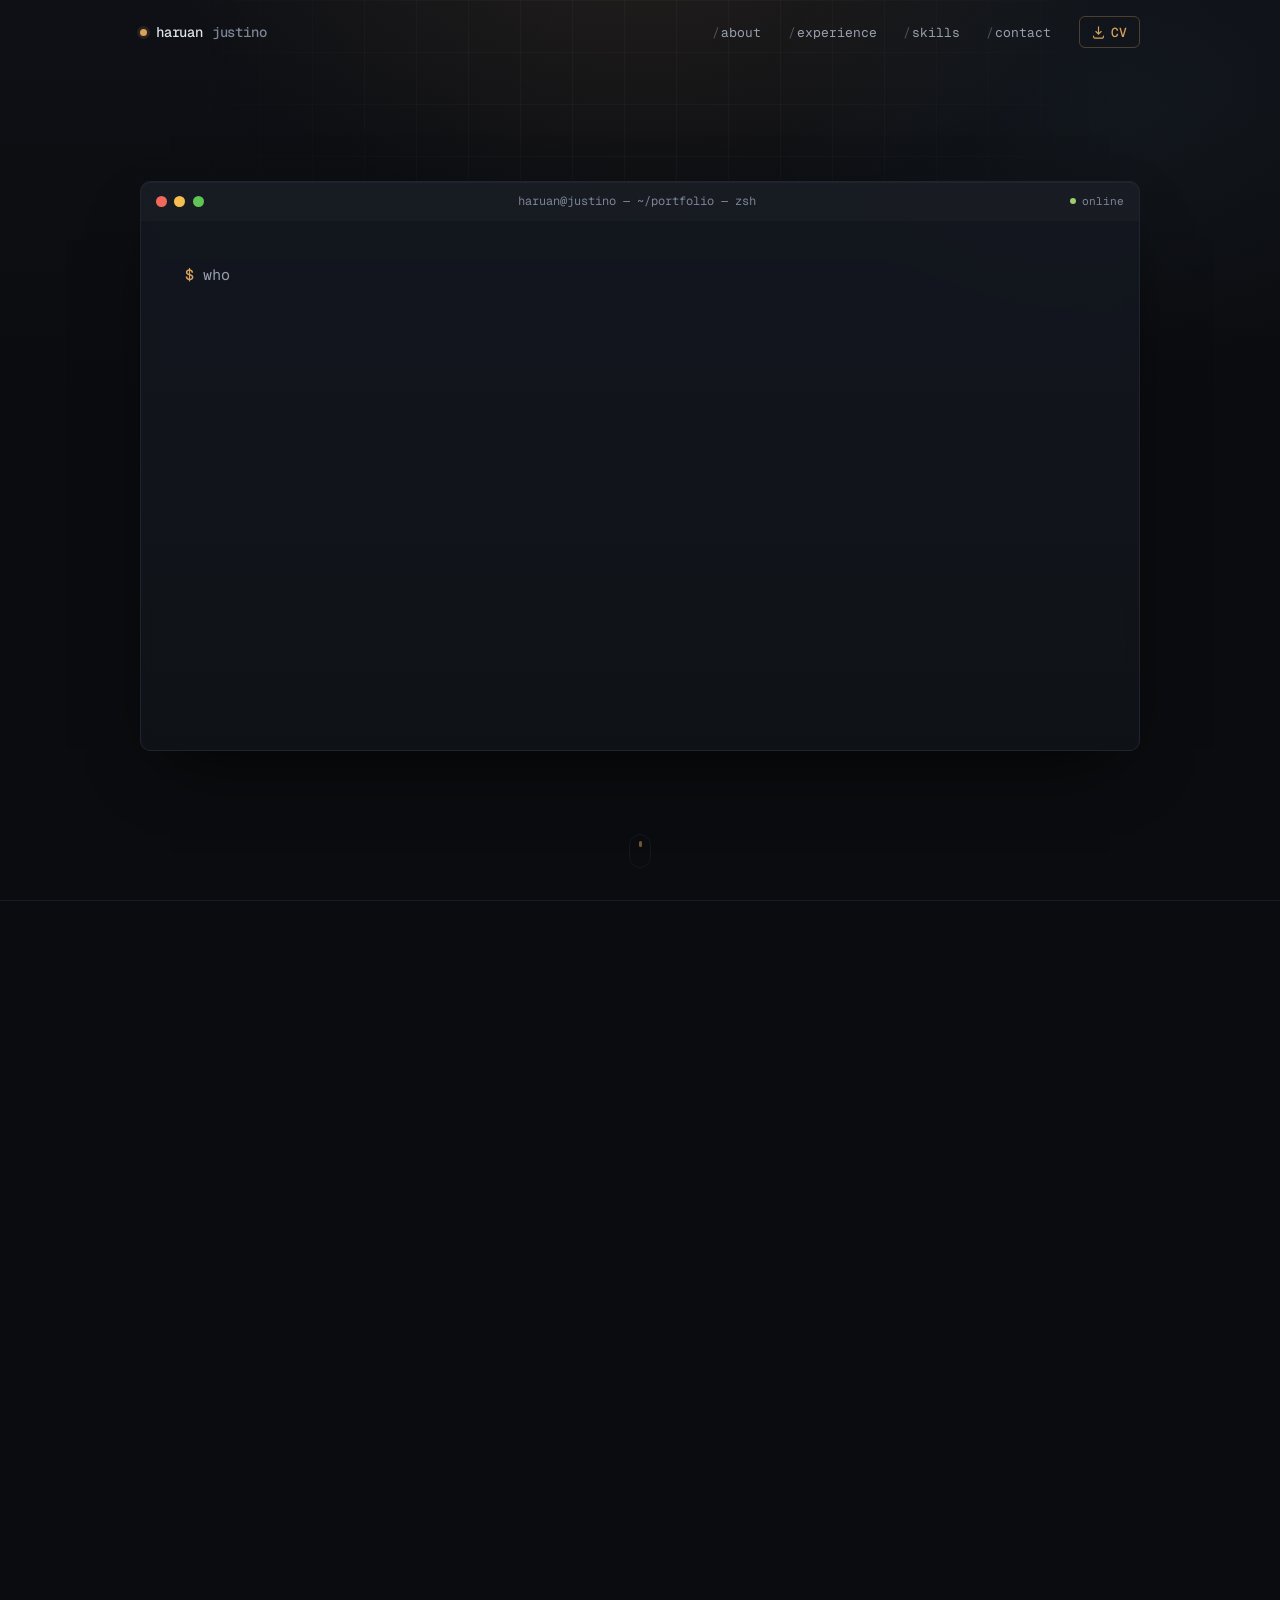
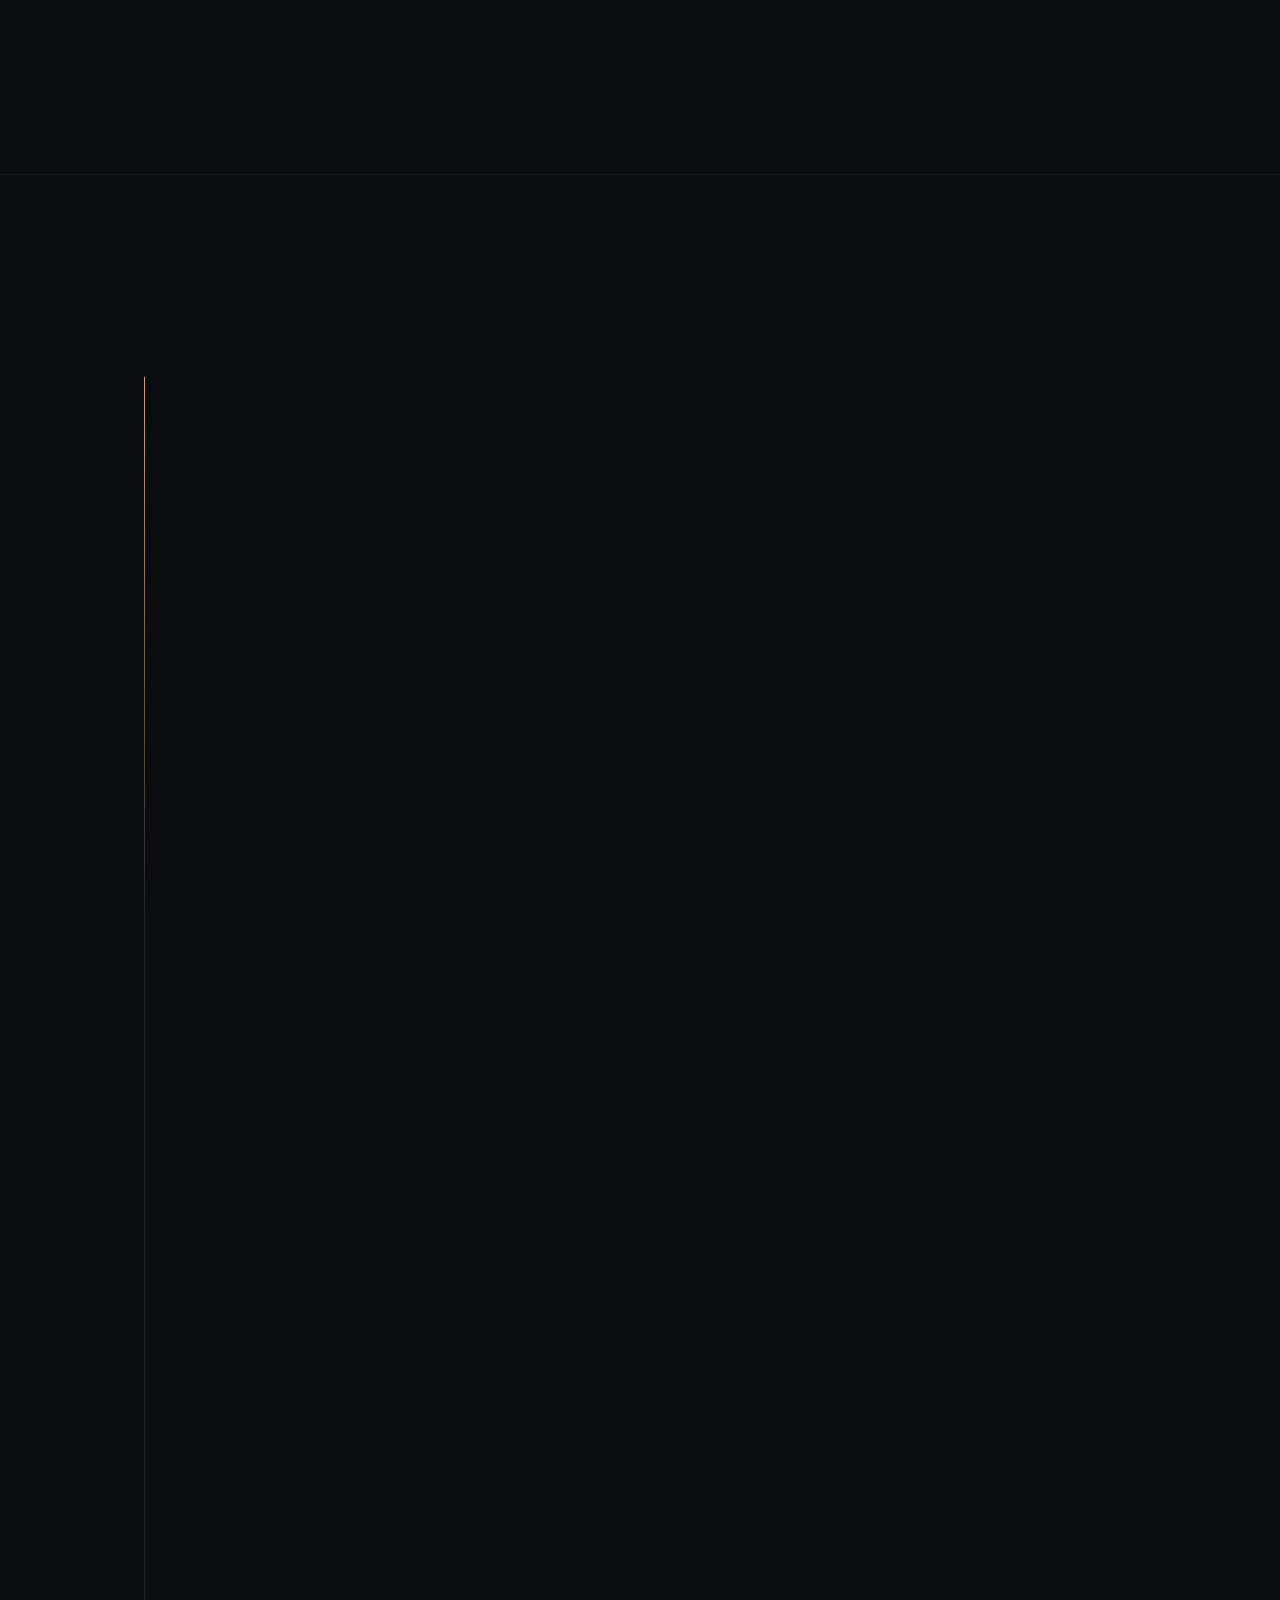
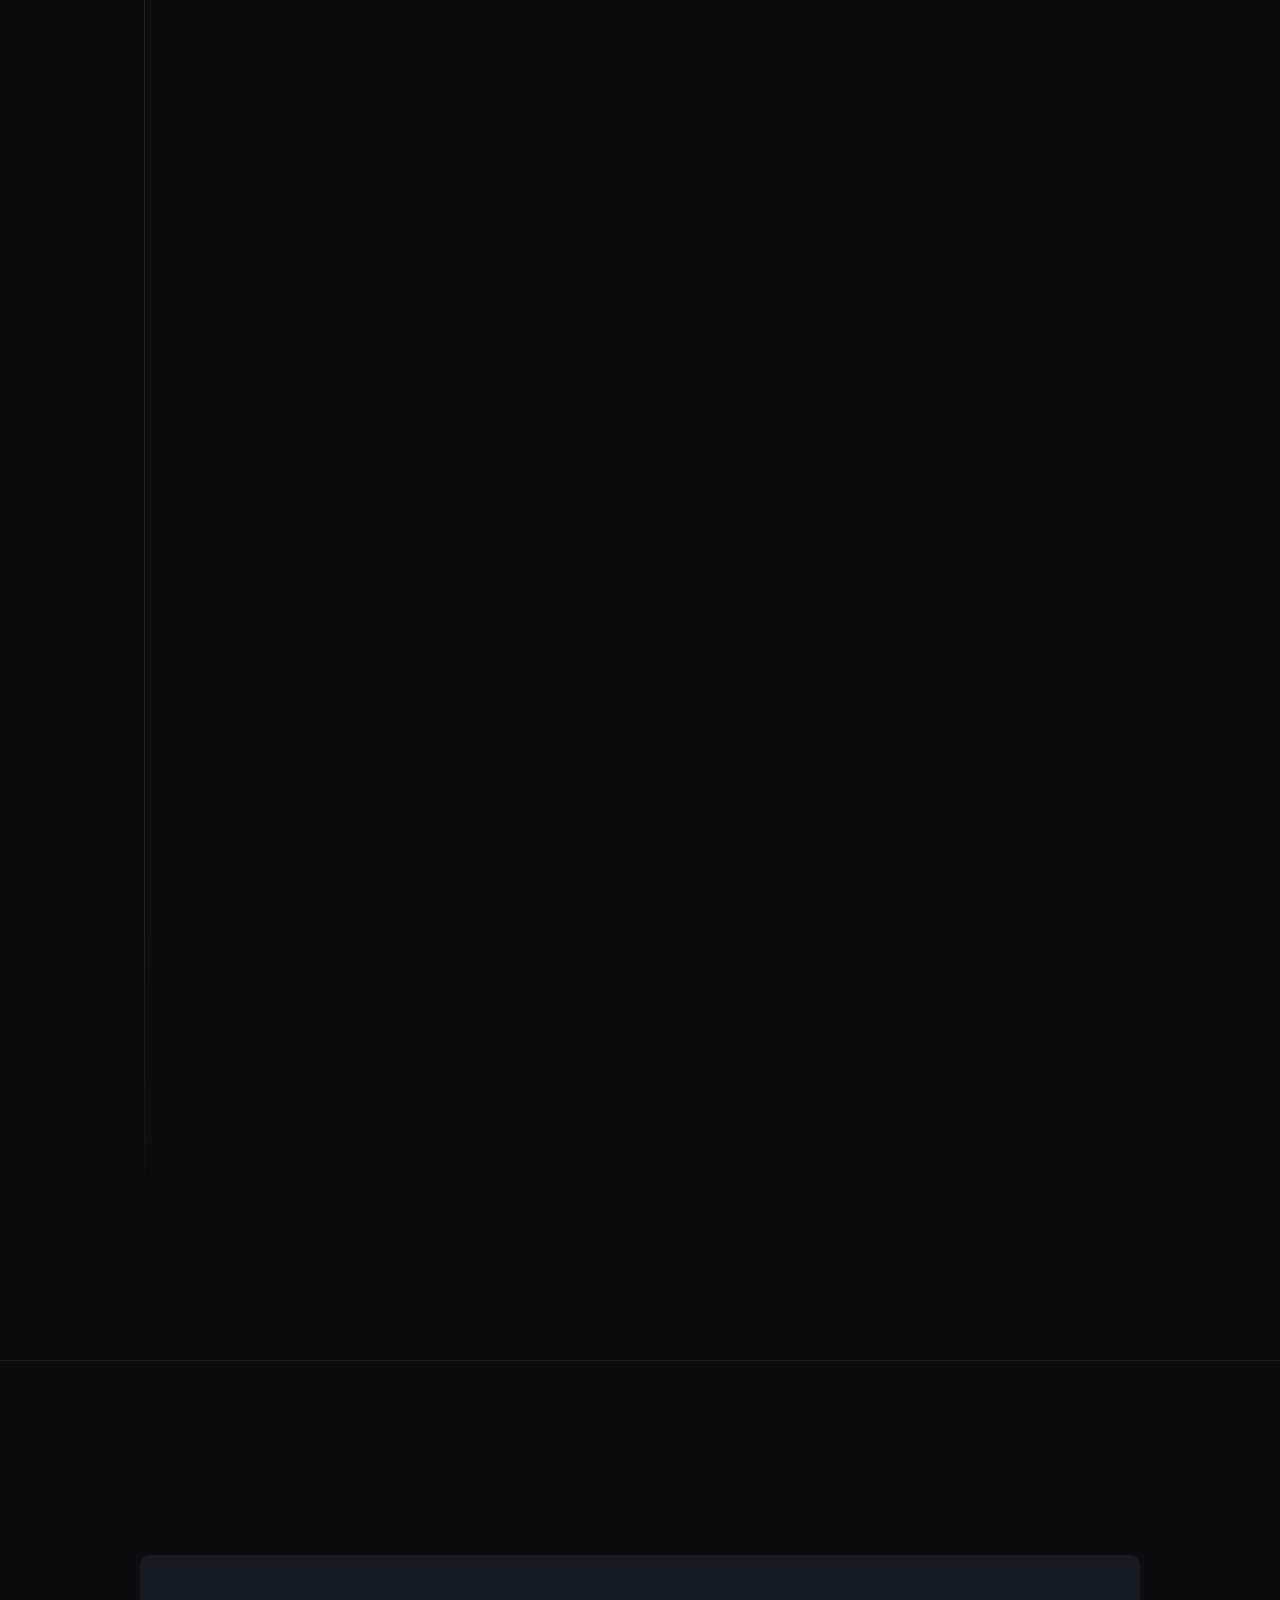
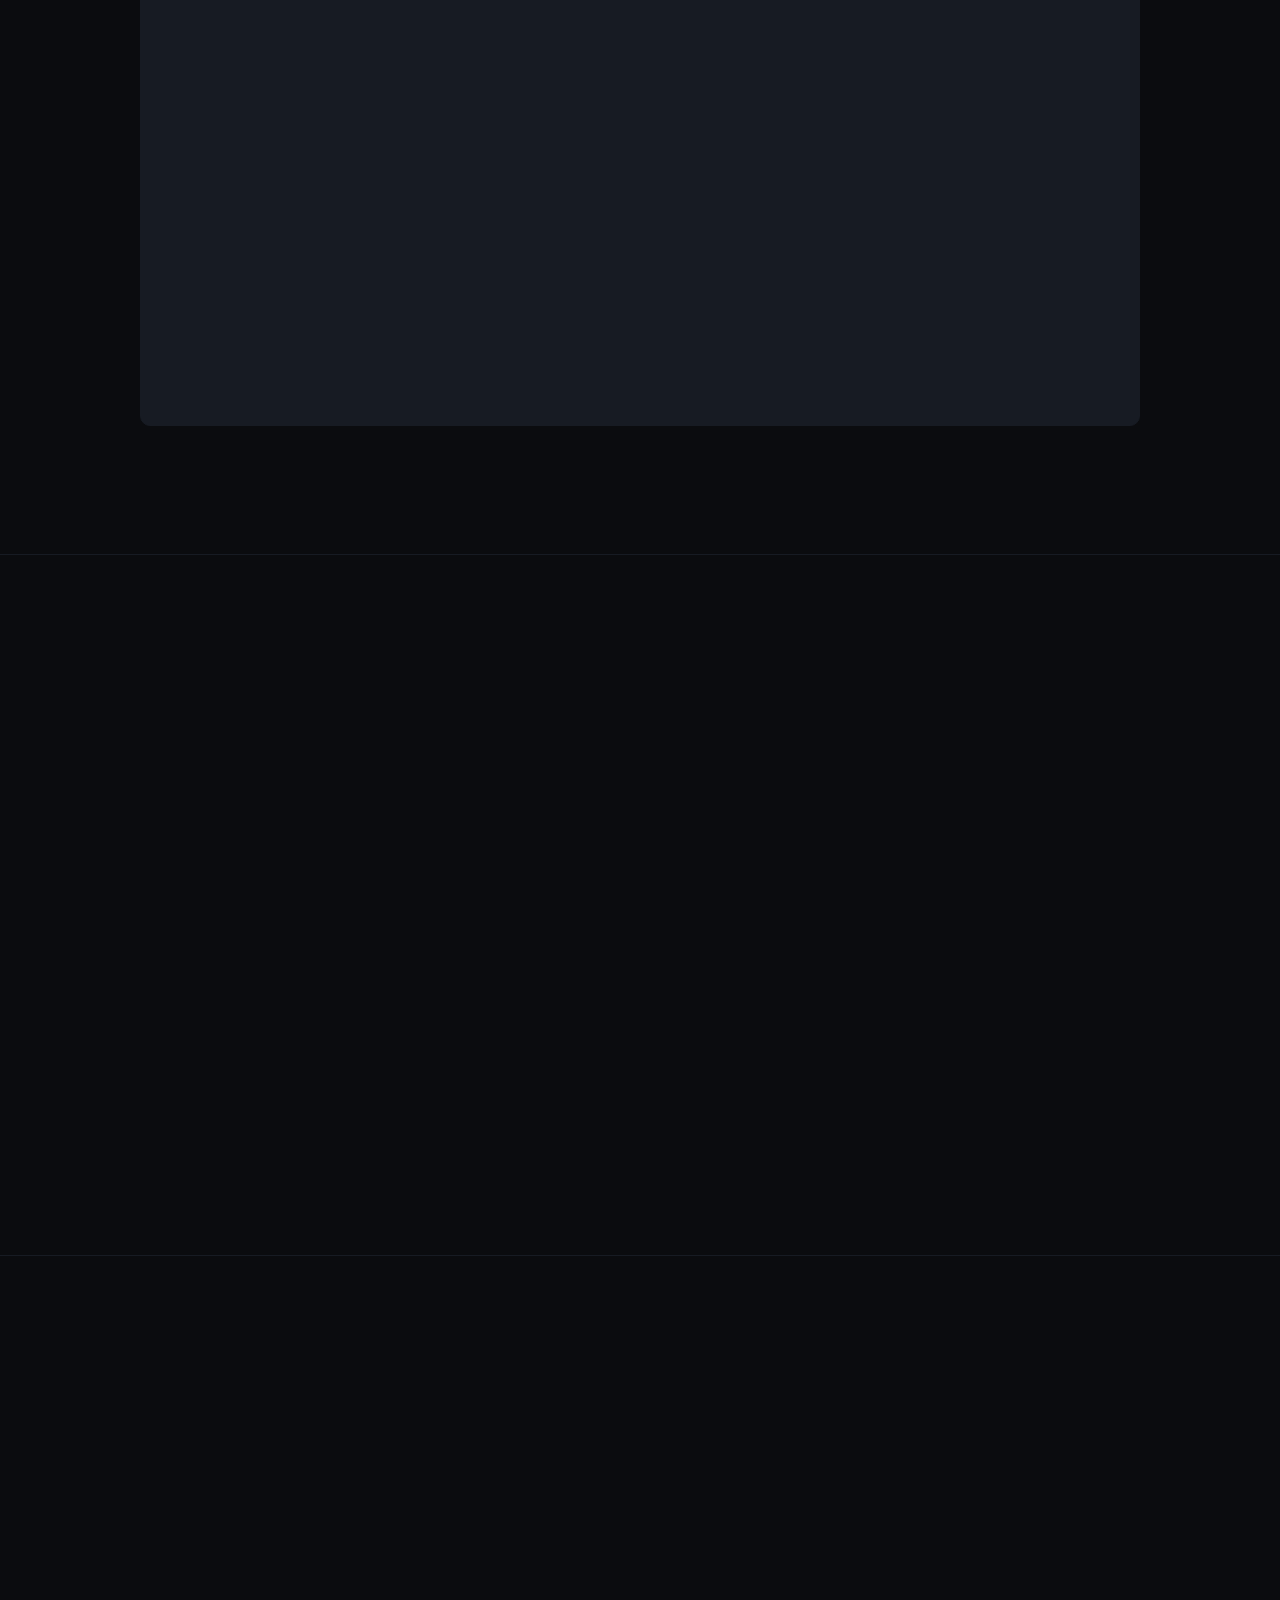
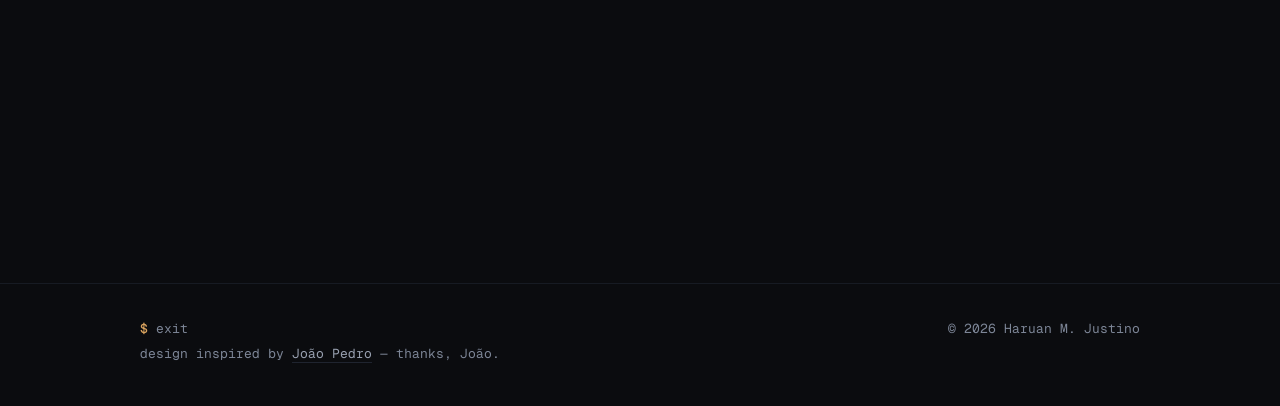
<file: index.html>
<!doctype html>
<html lang="en">
<head>
<meta charset="utf-8">
<meta name="viewport" content="width=device-width, initial-scale=1">
<title>Haruan Justino — Lead Software Engineer &amp; Software Architect</title>
<meta name="description" content="Lead software engineer and architect with 16+ years building data platforms and leading engineering teams. Python, TypeScript and AWS. Currently at Finetune (A Prometric Company).">
<meta name="author" content="Haruan M. Justino">
<link rel="canonical" href="https://haruanm.github.io/">
<meta name="theme-color" content="#0c0d10">

<!--
  Security headers cannot be set on GitHub Pages, so the policy is declared as a
  meta tag instead. Note: frame-ancestors / X-Frame-Options only work as real
  HTTP headers — see DEPLOY.md if you ever move to Cloudflare Pages or Netlify.
-->
<meta http-equiv="Content-Security-Policy" content="default-src 'self'; script-src 'self'; style-src 'self'; img-src 'self' data:; font-src 'self'; base-uri 'self'; form-action 'none'">
<meta name="referrer" content="strict-origin-when-cross-origin">

<meta property="og:type" content="website">
<meta property="og:url" content="https://haruanm.github.io/">
<meta property="og:site_name" content="Haruan Justino">
<meta property="og:title" content="Haruan Justino — Lead Software Engineer &amp; Software Architect">
<meta property="og:description" content="16+ years building data platforms and leading engineering teams. Python, TypeScript and AWS. Currently at Finetune (A Prometric Company).">
<meta property="og:image" content="https://haruanm.github.io/assets/img/og.png">
<meta property="og:image:width" content="1200">
<meta property="og:image:height" content="630">
<meta property="og:image:alt" content="Haruan Justino — Lead Software Engineer and Software Architect">
<meta name="twitter:card" content="summary_large_image">
<meta name="twitter:title" content="Haruan Justino — Lead Software Engineer &amp; Software Architect">
<meta name="twitter:description" content="16+ years building data platforms and leading engineering teams. Python, TypeScript and AWS. Currently at Finetune (A Prometric Company).">
<meta name="twitter:image" content="https://haruanm.github.io/assets/img/og.png">

<link rel="icon" href="/assets/img/favicon.svg" type="image/svg+xml">
<link rel="apple-touch-icon" href="/assets/img/apple-touch-icon.png">

<link rel="preload" href="/assets/fonts/geist-mono-latin.woff2" as="font" type="font/woff2" crossorigin>
<link rel="preload" href="/assets/fonts/geist-sans-latin.woff2" as="font" type="font/woff2" crossorigin>
<link rel="stylesheet" href="/styles.css">

<script type="application/ld+json">
{
  "@context": "https://schema.org",
  "@type": "Person",
  "name": "Haruan M. Justino",
  "url": "https://haruanm.github.io",
  "jobTitle": "Lead Software Engineer",
  "worksFor": { "@type": "Organization", "name": "Finetune (A Prometric Company)" },
  "alumniOf": { "@type": "CollegeOrUniversity", "name": "Universidade Federal do Paraná (UFPR)" },
  "address": { "@type": "PostalAddress", "addressLocality": "Curitiba", "addressCountry": "BR" },
  "knowsLanguage": ["Portuguese", "English", "Spanish"],
  "knowsAbout": ["Python", "TypeScript", "Software Architecture", "AWS", "PySpark", "Snowflake", "Distributed Systems", "Data Platforms", "Model Context Protocol"],
  "sameAs": [
    "https://www.linkedin.com/in/haruanm"
  ]
}
</script>
</head>
<body>

<a class="skip-link" href="#main">Skip to content</a>

<div class="ambient" aria-hidden="true"></div>

<header class="nav" id="nav">
  <div class="wrap nav-inner">
    <a class="nav-brand" href="#top">
      <span class="nav-dot" aria-hidden="true"></span>
      haruan<span class="dim">justino</span>
    </a>
    <nav class="nav-links" aria-label="Sections">
      <a href="#about">about</a>
      <a href="#experience">experience</a>
      <a href="#skills">skills</a>
      <!-- BLOG: /blog/ already exists and is styled. Uncomment this line the
           day the first post goes live — an empty blog in the nav reads worse
           than no blog at all. -->
      <!-- <a href="/blog/">blog</a> -->
      <a href="#contact">contact</a>
    </nav>
    <a class="nav-cv" href="/assets/haruan-justino-cv.pdf" download>
      <svg viewBox="0 0 16 16" width="13" height="13" aria-hidden="true"><path d="M8 1v9m0 0 3.2-3.2M8 10 4.8 6.8M2 12.5v1A1.5 1.5 0 0 0 3.5 15h9a1.5 1.5 0 0 0 1.5-1.5v-1" fill="none" stroke="currentColor" stroke-width="1.4" stroke-linecap="round" stroke-linejoin="round"/></svg>
      CV
    </a>
    <button class="nav-toggle" id="navToggle" aria-expanded="false" aria-controls="nav" aria-label="Toggle navigation">
      <span></span><span></span>
    </button>
  </div>
</header>

<main id="main">

  <!-- ─────────────────────────────  HERO  ───────────────────────────── -->
  <section class="hero" id="top">
    <div class="wrap">
      <div class="terminal">
        <div class="terminal-chrome">
          <span class="tl tl-r" aria-hidden="true"></span>
          <span class="tl tl-y" aria-hidden="true"></span>
          <span class="tl tl-g" aria-hidden="true"></span>
          <span class="terminal-title">haruan@justino — ~/portfolio — zsh</span>
          <span class="terminal-status"><span class="pulse-dot" aria-hidden="true"></span>online</span>
        </div>

        <div class="terminal-body">
          <p class="cmd"><span class="prompt">$</span> <span class="type" data-type="whoami"></span></p>

          <div class="reveal" data-step="1">
            <h1 class="name">Haruan&nbsp;Justino</h1>
            <p class="role">Lead Software Engineer · Software Architect</p>
            <p class="tagline">
              I build data platforms that handle billions of records —
              <span class="tok-fn">Python</span>, <span class="tok-fn">TypeScript</span> and
              <span class="tok-fn">AWS</span> in production at <span class="tok-str">Finetune</span>.
              16+ years shipping software, most of it leading the teams that ship it.
            </p>
          </div>

          <p class="cmd reveal" data-step="2"><span class="prompt">$</span> <span class="type" data-type="cat stack.txt" data-delay="900"></span></p>
          <ul class="chips reveal" data-step="3">
            <li>Python</li><li>TypeScript</li><li>React</li><li>AWS</li><li>PySpark</li>
            <li>Snowflake</li><li>PostgreSQL</li><li>Docker</li><li>MCP</li>
          </ul>

          <p class="cmd reveal" data-step="4"><span class="prompt">$</span> <span class="type" data-type="./say-hello --to=you" data-delay="1600"></span><span class="caret" aria-hidden="true"></span></p>
          <div class="cta reveal" data-step="5">
            <a class="btn btn-primary" href="#contact">Get in touch</a>
            <a class="btn" href="/assets/haruan-justino-cv.pdf" download>Download CV</a>
            <a class="btn btn-ghost" href="https://www.linkedin.com/in/haruanm" target="_blank" rel="noopener">LinkedIn</a>
          </div>
        </div>
      </div>

      <a class="scroll-cue" href="#about" aria-label="Scroll to about">
        <span></span>
      </a>
    </div>
  </section>

  <!-- ─────────────────────────────  ABOUT  ──────────────────────────── -->
  <section class="section" id="about">
    <div class="wrap">
      <h2 class="section-title"><span class="prompt">$</span> cat <span class="file">about.md</span></h2>

      <div class="about-grid">
        <div class="prose">
          <p>
            I lead engineering on <strong>AP Classroom</strong>, College Board's platform for AP
            teachers and students, at <strong>Finetune (A Prometric Company)</strong>. Recent work:
            redesigning the partitioning strategy for its largest dataset — roughly 3 billion score
            records and growing ~20% a year — for 3× faster retrieval, and architecting the merge of
            the platform's two most heavily used teacher-facing pages.
          </p>
          <p>
            Before that I spent a year at <strong>Wiley</strong> building things fast. A medical
            knowledge base API in two weeks, in Python and AWS Chalice, powered the debut of Wiley's
            Life Sciences AI Agent — 45 press articles with a combined reach of 145M monthly unique
            visitors. An <strong>MCP</strong> integration on top of it, built in days, enabled Wiley's
            technology partnership with Anthropic. Alongside it, a large-scale data platform in Java
            and Spring Boot processing millions of scientific articles for LLM training and RAG.
          </p>
          <p>
            The stack has changed a lot over 16 years — iOS, PHP, Java, now mostly Python and
            TypeScript. What hasn't is the part I care about: turning a new idea into something
            shipped, and leaving the codebase and the team better than I found them.
          </p>
        </div>

        <aside class="facts" aria-label="Quick facts">
          <dl>
            <div><dt>Currently</dt><dd>Lead Software Engineer<br><span class="dim">@ Finetune (A Prometric Company)</span></dd></div>
            <div><dt>Focus</dt><dd>Software architecture, data platforms, AI engineering</dd></div>
            <div><dt>Experience</dt><dd>16+ years <span class="dim">— backend, data &amp; leadership</span></dd></div>
            <div><dt>Languages</dt><dd>Portuguese <span class="dim">native</span><br>English <span class="dim">advanced C1</span><br>Spanish <span class="dim">intermediate B1</span></dd></div>
            <div><dt>Based in</dt><dd>Curitiba, Brazil <span class="dim">UTC−3</span></dd></div>
          </dl>
        </aside>
      </div>
    </div>
  </section>

  <!-- ──────────────────────────  EXPERIENCE  ────────────────────────── -->
  <section class="section" id="experience">
    <div class="wrap">
      <h2 class="section-title"><span class="prompt">$</span> git log <span class="flag">--author</span>=<span class="file">"haruan"</span></h2>

      <ol class="timeline">

        <li class="job">
          <div class="job-head">
            <h3 class="job-company">Finetune <span class="dim">(A Prometric Company)</span></h3>
            <span class="badge badge-live"><span class="pulse-dot" aria-hidden="true"></span>current</span>
          </div>
          <div class="job-meta">
            <span class="job-role">Lead Software Engineer · Remote</span>
            <time>09/2025 — present</time>
          </div>
          <p class="job-context">AP Classroom — College Board's platform for AP teachers and students.</p>
          <ul class="job-list">
            <li>Redesigned the partitioning strategy for the platform's largest dataset — ~3B score records and growing ~20% annually — on an S3 data lake queried via Redshift Spectrum, optimizing Parquet partitions for a new administrator- and coordinator-facing report at far larger scale, achieving 3× faster retrieval in testing; ran cost-estimation POCs to guide infrastructure trade-offs.</li>
            <li>Architected the technical approach and led implementation of an epic merging AP Classroom's two most heavily used teacher-facing pages in React, working across legacy JavaScript and modern TypeScript, improving teacher workflows and platform performance.</li>
            <li>Lead agile engineering workflows across a fully distributed remote team building a distributed system of services exposing REST and GraphQL (Graphene) APIs, balancing feature delivery with technical sustainability.</li>
          </ul>
        </li>

        <li class="job">
          <div class="job-head">
            <h3 class="job-company">Wiley</h3>
          </div>
          <div class="job-meta">
            <span class="job-role">Lead Software Engineer · Hybrid</span>
            <time>10/2024 — 09/2025</time>
          </div>
          <ul class="job-list">
            <li>Architected a large-scale data platform in Java, Spring Boot and Hexagonal Architecture, processing millions of scientific articles — extracting licensing, territory and publication metadata and computing content metrics for clients building LLM training datasets and RAG applications. Its engineering standards were adopted across multiple teams.</li>
            <li>Designed the platform's DAG-based orchestration on Airflow running on Kubernetes — pipeline structure, task dependencies and triggering strategy — and wrote the Python executed by each task.</li>
            <li>Delivered a medical knowledge base API in two weeks with Python, AWS Chalice, Amazon Bedrock Knowledge Bases and OpenSearch, powering the debut of Wiley's Life Sciences AI Agent at an AWS event — 45 press articles, 145M monthly unique visitors of combined reach.</li>
            <li>Built a Model Context Protocol (MCP) integration on top of that API in days, enabling and solidifying Wiley's strategic technology partnership with Anthropic.</li>
            <li>Led a team of consultancy-provided engineers — hiring, mentoring and performance management — through an agile SDLC enriched with Lean and XP, delivering the core data platform on schedule with the company's top performance metrics: fastest PR turnaround, optimized test durations, highest code quality. Shared the team's processes company-wide through internal workshops.</li>
            <li>Set the team's standard for responsible AI-assisted development — Claude, MCP, Copilot for code review, Playwright for test automation — and shipped a behavioral code analysis tool based on Adam Tornhill's hotspot methodology to guide technical-debt prioritization.</li>
          </ul>
        </li>

        <li class="job">
          <div class="job-head">
            <h3 class="job-company">Finetune</h3>
          </div>
          <div class="job-meta">
            <span class="job-role">Senior Full Stack Engineer · Remote</span>
            <time>04/2022 — 09/2024</time>
          </div>
          <ul class="job-list">
            <li>Designed the reporting architecture for the platform's largest dataset — Redshift Spectrum external tables over Parquet on the S3 data lake, partitioned by classroom to serve student- and teacher-facing score reports.</li>
            <li>Implemented core stages of the platform's layered Glue/PySpark ETL pipeline, where each stage produces inspectable, logged intermediate files, enabling recovery from any failure point without rerunning the full pipeline.</li>
            <li>Optimized critical PySpark jobs, cutting execution times by nearly 50% and accelerating data availability and pipeline throughput.</li>
            <li>Contributed to the Architecture Council, defining the platform's long-term architectural vision and technology roadmap.</li>
            <li>Implemented collaborative assessment sharing with Python (Flask), React, PostgreSQL and REST/GraphQL APIs, significantly reducing rework in assessment creation.</li>
            <li>Integrated Mock-SQS into local development, eliminating AWS infrastructure costs during development and streamlining testing.</li>
          </ul>
        </li>

        <li class="job">
          <div class="job-head">
            <h3 class="job-company">Administrate</h3>
          </div>
          <div class="job-meta">
            <span class="job-role">Staff Full Stack Engineer · Remote</span>
            <time>02/2021 — 04/2022</time>
          </div>
          <ul class="job-list">
            <li>Rebuilt multiple legacy pages on a modern React and TypeScript architecture, improving performance and maintainability.</li>
            <li>Implemented a full internationalization system for automated emails, enabling multi-language templates and expanding global reach.</li>
            <li>Consolidated several legacy Custom Fields implementations into a unified architecture, cutting technical debt and complexity.</li>
            <li>Added robust debugging capabilities to the PHP and Python codebases, accelerating troubleshooting for the whole team.</li>
          </ul>
        </li>

        <li class="job">
          <div class="job-head">
            <h3 class="job-company">CrossKnowledge</h3>
          </div>
          <div class="job-meta">
            <span class="job-role">Senior Full Stack Developer · On-site</span>
            <time>10/2018 — 02/2021</time>
          </div>
          <p class="job-context">Corporate learning platform.</p>
          <ul class="job-list">
            <li>Architected and led development of CK Connect, a five-service product built with Django, DRF, Vue.js and Docker — launched to positive industry reviews.</li>
            <li>Designed and executed the migration of big data event logs and analytics from MongoDB to Snowflake using Redis and S3, resolving major bottlenecks.</li>
            <li>Optimized the content suggestion system, reducing query response times from 30 seconds to 1.2 seconds.</li>
            <li>Rebuilt local development environments for 8 projects with Docker, cutting onboarding from 2 days to 20 minutes.</li>
            <li>Established Python coding standards with automated enforcement across the entire engineering department.</li>
          </ul>
        </li>

        <li class="job">
          <div class="job-head">
            <h3 class="job-company">Revenda Mais</h3>
          </div>
          <div class="job-meta">
            <span class="job-role">Lead Software Engineer · On-site</span>
            <time>12/2016 — 09/2018</time>
          </div>
          <p class="job-context">SaaS platform for automotive dealerships.</p>
          <ul class="job-list">
            <li>Migrated hosting from a single server to a distributed Nginx and Redis architecture, increasing SLA reliability for 600+ client websites.</li>
            <li>Resolved deep database bottlenecks, supporting 25% more clients on the same hardware, and modernized image-processing workflows, cutting EC2 costs by 50%.</li>
            <li>Created a centralized log and monitoring system covering 20 third-party integrations, reducing new support tickets by 50%.</li>
            <li>Architected the platform's CRM module with PHP, Yii2 and SendGrid.</li>
          </ul>
        </li>

        <li class="job">
          <div class="job-head">
            <h3 class="job-company">Earlier career</h3>
          </div>
          <div class="job-meta">
            <span class="job-role">iOS engineering, consulting &amp; training</span>
            <time>2011 — 2016</time>
          </div>
          <ul class="job-list">
            <li><strong>Blogo</strong> <span class="dim">· iOS Engineer, 2015 — 2016</span> — architected the Blogo iPhone/iPad app, winner of the Apple App Store "Best New App 2016" award.</li>
            <li><strong>ENG DTP &amp; Multimídia</strong> <span class="dim">· iOS Consultant &amp; Instructor, 2011 — 2015</span> — trained corporate development teams at Correios, Banco do Brasil and Prodam; published author ("Mac OS X Lion 10.7"); guided the team that delivered Brazil's official live election-count iOS app.</li>
          </ul>
        </li>

      </ol>
    </div>
  </section>

  <!-- ────────────────────────────  SKILLS  ──────────────────────────── -->
  <section class="section" id="skills">
    <div class="wrap">
      <h2 class="section-title"><span class="prompt">$</span> tree <span class="file">skills/</span></h2>

      <div class="skills-grid">
        <article class="skill-card">
          <h3><span class="tok-key">languages</span></h3>
          <ul>
            <li class="lvl-1">Python</li>
            <li class="lvl-1">TypeScript · JavaScript</li>
            <li class="lvl-1">SQL</li>
            <li class="lvl-2">Java</li>
            <li class="lvl-2">PHP</li>
            <li class="lvl-3">Swift · Objective-C</li>
          </ul>
        </article>

        <article class="skill-card">
          <h3><span class="tok-key">frameworks</span></h3>
          <ul>
            <li class="lvl-1">Django · DRF</li>
            <li class="lvl-1">FastAPI</li>
            <li class="lvl-1">React</li>
            <li class="lvl-2">Flask · AWS Chalice</li>
            <li class="lvl-2">Spring Boot</li>
            <li class="lvl-2">Vue.js</li>
            <li class="lvl-2">GraphQL (Graphene)</li>
          </ul>
        </article>

        <article class="skill-card">
          <h3><span class="tok-key">cloud &amp; data</span></h3>
          <ul>
            <li class="lvl-1">AWS <span class="dim">EC2 · S3 · SQS · SNS</span></li>
            <li class="lvl-1">PySpark</li>
            <li class="lvl-1">Snowflake</li>
            <li class="lvl-1">Docker</li>
            <li class="lvl-2">Glue · Redshift · CloudFront</li>
            <li class="lvl-2">Airflow · Kubernetes</li>
            <li class="lvl-2">Nginx</li>
          </ul>
        </article>

        <article class="skill-card">
          <h3><span class="tok-key">data stores</span></h3>
          <ul>
            <li class="lvl-1">PostgreSQL</li>
            <li class="lvl-1">Redis</li>
            <li class="lvl-2">MySQL</li>
            <li class="lvl-2">MongoDB</li>
          </ul>
        </article>

        <article class="skill-card">
          <h3><span class="tok-key">ai engineering</span></h3>
          <ul>
            <li class="lvl-1">Model Context Protocol</li>
            <li class="lvl-1">RAG</li>
            <li class="lvl-1">Claude</li>
            <li class="lvl-2">Amazon Bedrock · OpenSearch</li>
            <li class="lvl-2">Copilot · Cursor</li>
            <li class="lvl-2">Playwright</li>
          </ul>
        </article>

        <article class="skill-card">
          <h3><span class="tok-key">practice</span></h3>
          <ul>
            <li class="lvl-1">Software architecture</li>
            <li class="lvl-1">Distributed systems</li>
            <li class="lvl-1">Microservices</li>
            <li class="lvl-1">Performance optimization</li>
            <li class="lvl-1">Technical leadership</li>
            <li class="lvl-2">Mentoring · code standards</li>
          </ul>
        </article>
      </div>
    </div>
  </section>

  <!-- ───────────────────────────  PROJECTS  ─────────────────────────── -->
  <!--
    HIDDEN UNTIL THERE IS A REAL PROJECT TO SHOW.
    Empty "wip" placeholders read as abandoned rather than upcoming, so the
    whole section stays commented out.

    TO BRING IT BACK:
      1. Delete the "COMMENTED OUT" opening marker below and the closing one
         after </section>.
      2. Add a projects link to the nav at the top of this file:
         <a href="#projects">projects</a>
      3. For each card, fill in the title, copy, tags and link, then remove
         the `is-empty` class so it renders as a live card with hover state.
         Delete any card you do not need — the grid reflows on its own.
  -->
  <!-- COMMENTED OUT ▼
  <section class="section" id="projects">
    <div class="wrap">
      <h2 class="section-title"><span class="prompt">$</span> ls <span class="file">projects/</span></h2>
      <p class="section-note">A few things I'm building.</p>

      <div class="projects-grid">

        <article class="project is-empty">
          <header>
            <h3>project-name</h3>
            <span class="project-status">wip</span>
          </header>
          <p>One or two sentences on what it does and why it exists. Replace this copy with the real thing.</p>
          <ul class="tags"><li>Python</li><li>AWS</li></ul>
          <footer>
            <a href="#" aria-disabled="true">source →</a>
          </footer>
        </article>

        <article class="project is-empty">
          <header>
            <h3>project-name</h3>
            <span class="project-status">wip</span>
          </header>
          <p>One or two sentences on what it does and why it exists. Replace this copy with the real thing.</p>
          <ul class="tags"><li>TypeScript</li><li>React</li></ul>
          <footer>
            <a href="#" aria-disabled="true">source →</a>
          </footer>
        </article>

      </div>
    </div>
  </section>
  COMMENTED OUT ▲ -->

  <!-- ──────────────────  EDUCATION & HIGHLIGHTS  ────────────────────── -->
  <section class="section" id="education">
    <div class="wrap">
      <h2 class="section-title"><span class="prompt">$</span> cat <span class="file">education.md</span> <span class="file">highlights.md</span></h2>

      <div class="edu-grid">
        <div>
          <h3 class="sub-title">Education</h3>
          <div class="edu-card">
            <h4>Universidade Federal do Paraná <span class="dim">UFPR</span></h4>
            <p class="edu-degree">Technologist in Systems Analysis and Development</p>
            <time>Curitiba, Brazil — 2021</time>
          </div>
        </div>

        <div>
          <h3 class="sub-title">Highlights</h3>
          <ul class="awards">
            <li><time>2025</time><span>MCP integration enabling Wiley's technology partnership with <strong>Anthropic</strong></span></li>
            <li><time>2024</time><span>Knowledge base API powering an AI launch with <strong>145M</strong> monthly unique visitors of reach</span></li>
            <li><time>2022</time><span>Architecture Council — platform architecture vision at Finetune</span></li>
            <li><time>2016</time><span>Apple App Store <strong>Best New App 2016</strong> — Blogo for iPhone &amp; iPad</span></li>
            <li><time>2011</time><span>Published author — <em>"Mac OS X Lion 10.7"</em></span></li>
          </ul>
        </div>
      </div>
    </div>
  </section>

  <!-- ───────────────────────────  CONTACT  ──────────────────────────── -->
  <section class="section section-contact" id="contact">
    <div class="wrap">
      <h2 class="section-title"><span class="prompt">$</span> ./say-hello</h2>

      <div class="contact-box">
        <p class="contact-lead">Open to lead and architect roles working on hard platform problems. The fastest way to reach me is email.</p>

        <!--
          The address is assembled by main.js so it is not sitting in the HTML
          as a plain mailto: for scrapers. The text below is the no-JS fallback
          and stays human-readable.
        -->
        <a class="contact-mail" id="mail" data-u="haruanm" data-d="gmail.com">haruanm <span class="dim">[at]</span> gmail <span class="dim">[dot]</span> com</a>

        <ul class="contact-links">
          <li><a href="https://www.linkedin.com/in/haruanm" target="_blank" rel="noopener">linkedin.com/in/haruanm</a></li>
          <li><a href="/assets/haruan-justino-cv.pdf" download>curriculum vitae (pdf)</a></li>
        </ul>
      </div>
    </div>
  </section>

</main>

<footer class="footer">
  <div class="wrap footer-inner">
    <p><span class="prompt">$</span> exit</p>
    <p class="dim">© <span id="year">2026</span> Haruan M. Justino</p>
    <p class="footer-credit">design inspired by <a href="https://joaopedropio.dev/" target="_blank" rel="noopener">João Pedro</a> — thanks, João.</p>
  </div>
</footer>

<script src="/main.js" defer></script>
</body>
</html>
</file>
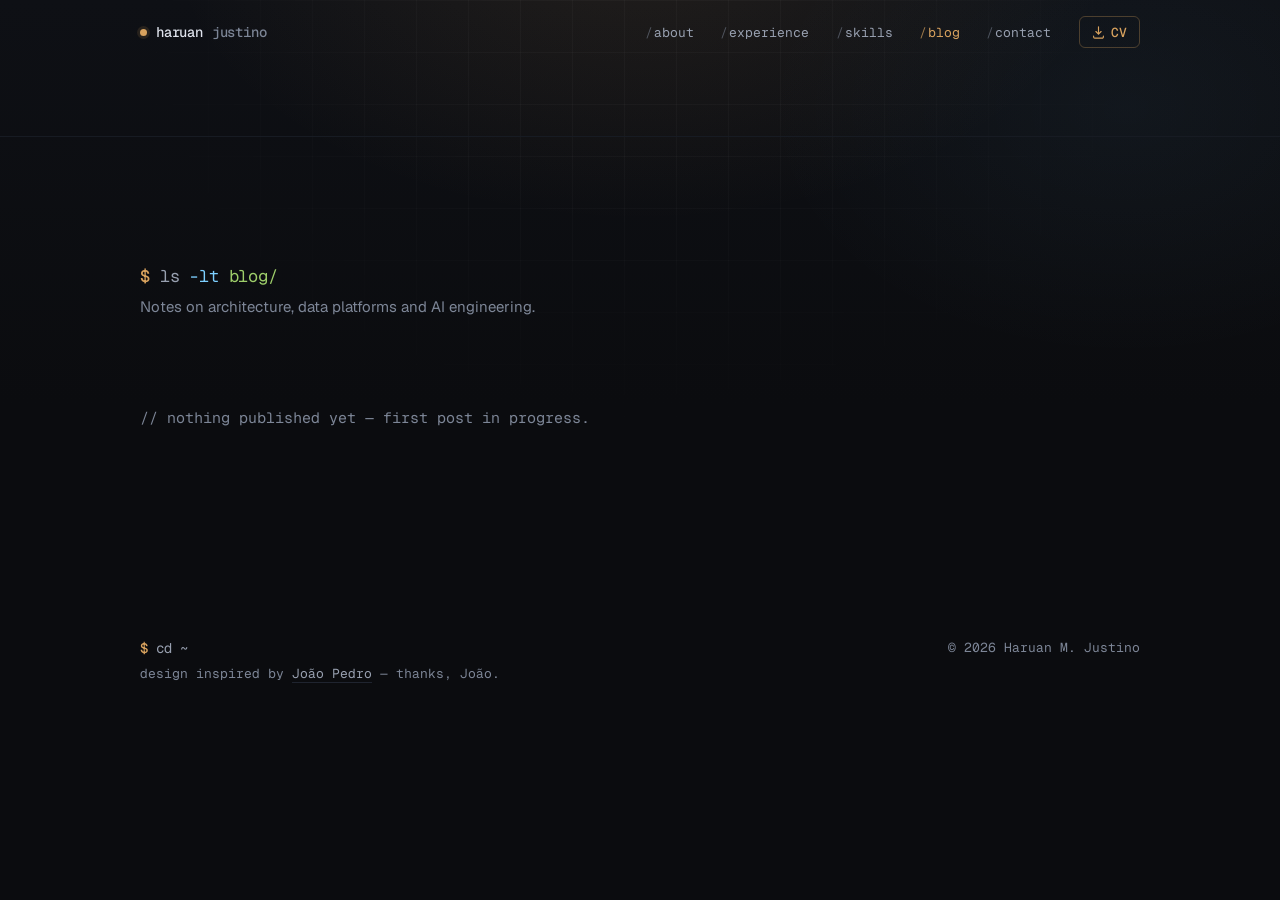
<file: blog/index.html>
<!doctype html>
<html lang="en">
<head>
<meta charset="utf-8">
<meta name="viewport" content="width=device-width, initial-scale=1">
<title>Blog — Haruan Justino</title>
<meta name="description" content="Notes on software architecture, data platforms and AI engineering by Haruan Justino.">
<link rel="canonical" href="https://haruanm.github.io/blog/">
<meta name="theme-color" content="#0c0d10">

<meta http-equiv="Content-Security-Policy" content="default-src 'self'; script-src 'self'; style-src 'self'; img-src 'self' data:; font-src 'self'; base-uri 'self'; form-action 'none'">

<meta property="og:type" content="website">
<meta property="og:url" content="https://haruanm.github.io/blog/">
<meta property="og:site_name" content="Haruan Justino">
<meta property="og:title" content="Blog — Haruan Justino">
<meta property="og:description" content="Notes on software architecture, data platforms and AI engineering.">
<meta property="og:image" content="https://haruanm.github.io/assets/img/og.png">
<meta name="twitter:card" content="summary_large_image">

<link rel="icon" href="/assets/img/favicon.svg" type="image/svg+xml">
<link rel="apple-touch-icon" href="/assets/img/apple-touch-icon.png">
<link rel="preload" href="/assets/fonts/geist-mono-latin.woff2" as="font" type="font/woff2" crossorigin>
<link rel="preload" href="/assets/fonts/geist-sans-latin.woff2" as="font" type="font/woff2" crossorigin>
<link rel="stylesheet" href="/styles.css">
</head>
<body>

<a class="skip-link" href="#main">Skip to content</a>

<div class="ambient" aria-hidden="true"></div>

<header class="nav is-stuck" id="nav">
  <div class="wrap nav-inner">
    <a class="nav-brand" href="/">
      <span class="nav-dot" aria-hidden="true"></span>
      haruan<span class="dim">justino</span>
    </a>
    <nav class="nav-links" aria-label="Sections">
      <a href="/#about">about</a>
      <a href="/#experience">experience</a>
      <a href="/#skills">skills</a>
      <a href="/blog/" class="is-active">blog</a>
      <a href="/#contact">contact</a>
    </nav>
    <a class="nav-cv" href="/assets/haruan-justino-cv.pdf" download>
      <svg viewBox="0 0 16 16" width="13" height="13" aria-hidden="true"><path d="M8 1v9m0 0 3.2-3.2M8 10 4.8 6.8M2 12.5v1A1.5 1.5 0 0 0 3.5 15h9a1.5 1.5 0 0 0 1.5-1.5v-1" fill="none" stroke="currentColor" stroke-width="1.4" stroke-linecap="round" stroke-linejoin="round"/></svg>
      CV
    </a>
    <button class="nav-toggle" id="navToggle" aria-expanded="false" aria-controls="nav" aria-label="Toggle navigation">
      <span></span><span></span>
    </button>
  </div>
</header>

<main id="main" class="page">
  <section class="section">
    <div class="wrap">
      <h2 class="section-title"><span class="prompt">$</span> ls <span class="flag">-lt</span> <span class="file">blog/</span></h2>
      <p class="section-note">Notes on architecture, data platforms and AI engineering.</p>

      <!--
        ADDING A POST
          1. Copy blog/_template.html to blog/<your-slug>.html and write it.
          2. Add one <a class="post-item"> block below, newest first.
          3. Add the post URL to /sitemap.xml.
        Then delete the .post-empty paragraph below once the first post is live.
      -->

      <div class="post-list">

        <!-- EXAMPLE — copy this block for each post, newest first:
        <a class="post-item" href="/blog/your-slug.html">
          <time datetime="2026-09-01">01 Sep 2026</time>
          <h2>The title of the post</h2>
          <p>One or two sentences that make someone want to read it.</p>
        </a>
        -->

      </div>

      <p class="post-empty">// nothing published yet — first post in progress.</p>

    </div>
  </section>
</main>

<footer class="footer">
  <div class="wrap footer-inner">
    <p><a class="back-link" href="/"><span class="prompt">$</span> cd ~</a></p>
    <p class="dim">© <span id="year">2026</span> Haruan M. Justino</p>
    <p class="footer-credit">design inspired by <a href="https://joaopedropio.dev/" target="_blank" rel="noopener">João Pedro</a> — thanks, João.</p>
  </div>
</footer>

<script src="/main.js" defer></script>
</body>
</html>
</file>
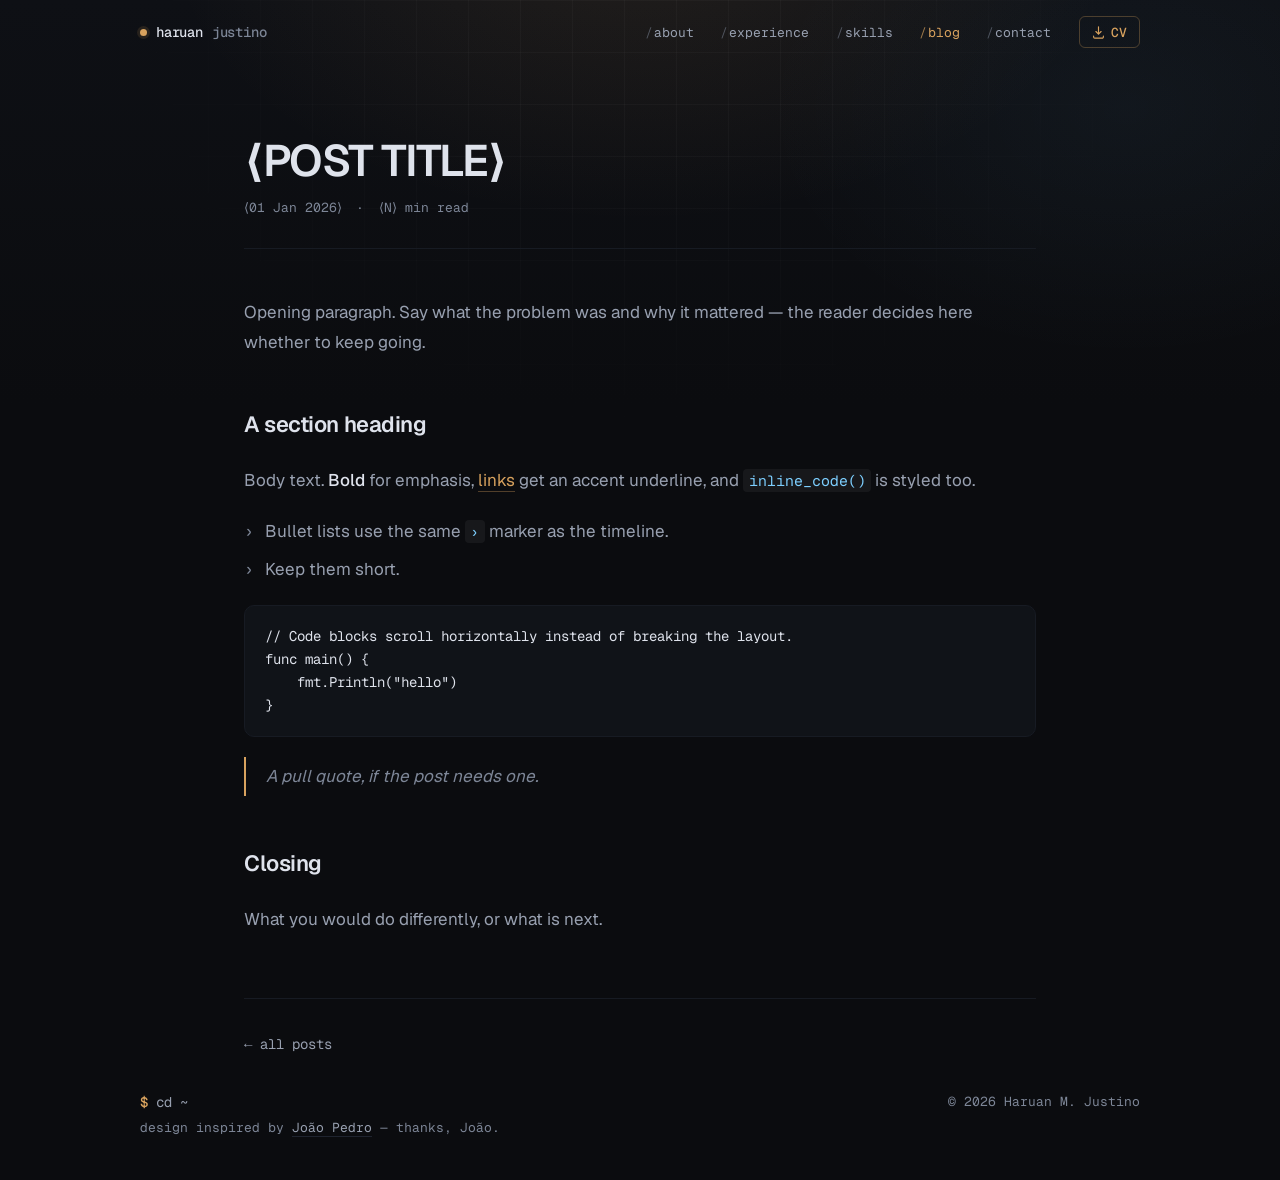
<file: blog/_template.html>
<!doctype html>
<html lang="en">
<head>
<meta charset="utf-8">
<meta name="viewport" content="width=device-width, initial-scale=1">

<!--
  ARTICLE TEMPLATE — not a published page.

  To write a post:
    1. Copy this file to blog/<slug>.html
    2. Replace every ⟨PLACEHOLDER⟩ below.
    3. Delete the <meta name="robots" content="noindex"> line.
    4. Add the post to blog/index.html and to /sitemap.xml.

  The markup inside .article-body is styled already: h2, h3, p, ul, ol,
  blockquote, code, pre, hr, img and links all have rules in styles.css.
-->
<meta name="robots" content="noindex">

<title>⟨POST TITLE⟩ — Haruan Justino</title>
<meta name="description" content="⟨ONE SENTENCE SUMMARY, ~155 CHARACTERS⟩">
<link rel="canonical" href="https://haruanm.github.io/blog/⟨SLUG⟩.html">
<meta name="theme-color" content="#0c0d10">

<meta http-equiv="Content-Security-Policy" content="default-src 'self'; script-src 'self'; style-src 'self'; img-src 'self' data:; font-src 'self'; base-uri 'self'; form-action 'none'">

<meta property="og:type" content="article">
<meta property="og:url" content="https://haruanm.github.io/blog/⟨SLUG⟩.html">
<meta property="og:site_name" content="Haruan Justino">
<meta property="og:title" content="⟨POST TITLE⟩">
<meta property="og:description" content="⟨ONE SENTENCE SUMMARY⟩">
<meta property="og:image" content="https://haruanm.github.io/assets/img/og.png">
<meta property="article:published_time" content="⟨YYYY-MM-DD⟩">
<meta property="article:author" content="Haruan M. Justino">
<meta name="twitter:card" content="summary_large_image">

<link rel="icon" href="/assets/img/favicon.svg" type="image/svg+xml">
<link rel="apple-touch-icon" href="/assets/img/apple-touch-icon.png">
<link rel="preload" href="/assets/fonts/geist-sans-latin.woff2" as="font" type="font/woff2" crossorigin>
<link rel="stylesheet" href="/styles.css">

<script type="application/ld+json">
{
  "@context": "https://schema.org",
  "@type": "BlogPosting",
  "headline": "⟨POST TITLE⟩",
  "datePublished": "⟨YYYY-MM-DD⟩",
  "author": { "@type": "Person", "name": "Haruan M. Justino", "url": "https://haruanm.github.io" },
  "mainEntityOfPage": "https://haruanm.github.io/blog/⟨SLUG⟩.html"
}
</script>
</head>
<body>

<a class="skip-link" href="#main">Skip to content</a>

<div class="ambient" aria-hidden="true"></div>

<header class="nav is-stuck" id="nav">
  <div class="wrap nav-inner">
    <a class="nav-brand" href="/">
      <span class="nav-dot" aria-hidden="true"></span>
      haruan<span class="dim">justino</span>
    </a>
    <nav class="nav-links" aria-label="Sections">
      <a href="/#about">about</a>
      <a href="/#experience">experience</a>
      <a href="/#skills">skills</a>
      <a href="/blog/" class="is-active">blog</a>
      <a href="/#contact">contact</a>
    </nav>
    <a class="nav-cv" href="/assets/haruan-justino-cv.pdf" download>
      <svg viewBox="0 0 16 16" width="13" height="13" aria-hidden="true"><path d="M8 1v9m0 0 3.2-3.2M8 10 4.8 6.8M2 12.5v1A1.5 1.5 0 0 0 3.5 15h9a1.5 1.5 0 0 0 1.5-1.5v-1" fill="none" stroke="currentColor" stroke-width="1.4" stroke-linecap="round" stroke-linejoin="round"/></svg>
      CV
    </a>
    <button class="nav-toggle" id="navToggle" aria-expanded="false" aria-controls="nav" aria-label="Toggle navigation">
      <span></span><span></span>
    </button>
  </div>
</header>

<main id="main" class="page">
  <div class="wrap">
    <article class="article">

      <header class="article-head">
        <h1>⟨POST TITLE⟩</h1>
        <div class="article-meta">
          <time datetime="⟨YYYY-MM-DD⟩">⟨01 Jan 2026⟩</time>
          <span>·</span>
          <span>⟨N⟩ min read</span>
        </div>
      </header>

      <div class="article-body">

        <p>Opening paragraph. Say what the problem was and why it mattered — the reader decides here whether to keep going.</p>

        <h2>A section heading</h2>

        <p>Body text. <strong>Bold</strong> for emphasis, <a href="https://example.com">links</a> get an accent underline, and <code>inline_code()</code> is styled too.</p>

        <ul>
          <li>Bullet lists use the same <code>›</code> marker as the timeline.</li>
          <li>Keep them short.</li>
        </ul>

        <pre><code>// Code blocks scroll horizontally instead of breaking the layout.
func main() {
    fmt.Println("hello")
}</code></pre>

        <blockquote>A pull quote, if the post needs one.</blockquote>

        <h2>Closing</h2>

        <p>What you would do differently, or what is next.</p>

      </div>

      <footer class="article-foot">
        <a class="back-link" href="/blog/">← all posts</a>
      </footer>

    </article>
  </div>
</main>

<footer class="footer">
  <div class="wrap footer-inner">
    <p><a class="back-link" href="/"><span class="prompt">$</span> cd ~</a></p>
    <p class="dim">© <span id="year">2026</span> Haruan M. Justino</p>
    <p class="footer-credit">design inspired by <a href="https://joaopedropio.dev/" target="_blank" rel="noopener">João Pedro</a> — thanks, João.</p>
  </div>
</footer>

<script src="/main.js" defer></script>
</body>
</html>
</file>
<file: styles.css>
/* ═══════════════════════════  FONTS  ═══════════════════════════ */

@font-face {
  font-family: 'Geist';
  src: url('/assets/fonts/geist-sans-latin.woff2') format('woff2');
  font-weight: 100 900;
  font-display: swap;
  unicode-range: U+0000-00FF, U+0131, U+0152-0153, U+02BB-02BC, U+02C6, U+02DA, U+02DC,
    U+0304, U+0308, U+0329, U+2000-206F, U+20AC, U+2122, U+2191, U+2193, U+2212, U+2215, U+FEFF, U+FFFD;
}
@font-face {
  font-family: 'Geist';
  src: url('/assets/fonts/geist-sans-latin-ext.woff2') format('woff2');
  font-weight: 100 900;
  font-display: swap;
  unicode-range: U+0100-02BA, U+02BD-02C5, U+02C7-02CC, U+02CE-02D7, U+02DD-02FF, U+0304,
    U+0308, U+0329, U+1D00-1DBF, U+1E00-1E9F, U+1EF2-1EFF, U+2020, U+20A0-20AB, U+20AD-20C0,
    U+2113, U+2C60-2C7F, U+A720-A7FF;
}
@font-face {
  font-family: 'Geist Mono';
  src: url('/assets/fonts/geist-mono-latin.woff2') format('woff2');
  font-weight: 100 900;
  font-display: swap;
  unicode-range: U+0000-00FF, U+0131, U+0152-0153, U+02BB-02BC, U+02C6, U+02DA, U+02DC,
    U+0304, U+0308, U+0329, U+2000-206F, U+20AC, U+2122, U+2191, U+2193, U+2212, U+2215, U+FEFF, U+FFFD;
}
@font-face {
  font-family: 'Geist Mono';
  src: url('/assets/fonts/geist-mono-latin-ext.woff2') format('woff2');
  font-weight: 100 900;
  font-display: swap;
  unicode-range: U+0100-02BA, U+02BD-02C5, U+02C7-02CC, U+02CE-02D7, U+02DD-02FF, U+0304,
    U+0308, U+0329, U+1D00-1DBF, U+1E00-1E9F, U+1EF2-1EFF, U+2020, U+20A0-20AB, U+20AD-20C0,
    U+2113, U+2C60-2C7F, U+A720-A7FF;
}

/* ═══════════════════════════  TOKENS  ══════════════════════════ */

:root {
  --bg:          #0b0c0f;
  --bg-soft:     #0e1015;
  --panel:       #101318;
  --panel-2:     #141821;
  --line:        #1f242f;
  --line-soft:   #171b23;

  --text:        #dfe3ec;   /* 15.2:1 on --bg  */
  --text-dim:    #98a0b0;   /*  7.2:1 on --bg  */
  --text-faint:  #7d8697;   /*  5.3:1 on --bg — WCAG AA for normal text.
                               Do not darken this past #767f90 (4.5:1); it is
                               used for real content (dates, meta, tertiary
                               skills), not decoration. */

  --accent:      #d8a25e;   /*  8.6:1 on --bg  */
  --accent-soft: rgba(216, 162, 94, .12);
  --green:       #9ece6a;
  --cyan:        #7dcfff;
  --purple:      #bb9af7;

  --sans: 'Geist', ui-sans-serif, system-ui, -apple-system, 'Segoe UI', sans-serif;
  --mono: 'Geist Mono', ui-monospace, SFMono-Regular, 'SF Mono', Menlo, Consolas, monospace;

  --wrap: 1080px;
  --gutter: clamp(1.25rem, 4vw, 2.5rem);
  --radius: 10px;

  --ease: cubic-bezier(.22, 1, .36, 1);
}

/* ═══════════════════════════  RESET  ═══════════════════════════ */

*, *::before, *::after { box-sizing: border-box; }
* { margin: 0; }

html {
  scroll-behavior: smooth;
  scroll-padding-top: 84px;
  -webkit-text-size-adjust: 100%;
}

body {
  background: var(--bg);
  color: var(--text);
  font-family: var(--sans);
  font-size: 16px;
  line-height: 1.65;
  -webkit-font-smoothing: antialiased;
  text-rendering: optimizeLegibility;
  overflow-x: hidden;
}

img, svg { display: block; max-width: 100%; }
ul, ol { list-style: none; padding: 0; }
a { color: inherit; text-decoration: none; }
button { font: inherit; color: inherit; background: none; border: 0; cursor: pointer; }

:focus-visible {
  outline: 2px solid var(--accent);
  outline-offset: 3px;
  border-radius: 3px;
}

::selection { background: rgba(216, 162, 94, .28); color: #fff; }

.skip-link {
  position: absolute;
  top: -100px; left: var(--gutter);
  z-index: 100;
  padding: .6rem 1rem;
  background: var(--accent);
  color: #14100a;
  font: 500 .8rem var(--mono);
  border-radius: 0 0 6px 6px;
  transition: top .2s;
}
.skip-link:focus { top: 0; }

.wrap {
  width: 100%;
  max-width: var(--wrap);
  margin-inline: auto;
  padding-inline: var(--gutter);
}

.dim   { color: var(--text-faint); }
.prompt { color: var(--accent); font-weight: 500; }
.file  { color: var(--green); }
.flag  { color: var(--cyan); }
.tok-fn  { color: var(--cyan); }
.tok-str { color: var(--green); }
.tok-key { color: var(--purple); }

/* ═══════════════════════  AMBIENT BACKDROP  ════════════════════ */

.ambient {
  position: fixed;
  inset: 0;
  z-index: -1;
  pointer-events: none;
  background:
    radial-gradient(680px 420px at 50% -8%, rgba(216, 162, 94, .10), transparent 70%),
    radial-gradient(520px 360px at 88% 12%, rgba(125, 207, 255, .045), transparent 70%),
    linear-gradient(180deg, var(--bg-soft) 0%, var(--bg) 45%);
}
.ambient::after {
  content: '';
  position: absolute;
  inset: 0;
  background-image:
    linear-gradient(to right, rgba(255, 255, 255, .028) 1px, transparent 1px),
    linear-gradient(to bottom, rgba(255, 255, 255, .028) 1px, transparent 1px);
  background-size: 52px 52px;
  mask-image: radial-gradient(720px 520px at 50% 6%, #000 20%, transparent 78%);
  -webkit-mask-image: radial-gradient(720px 520px at 50% 6%, #000 20%, transparent 78%);
}

/* ════════════════════════════  NAV  ════════════════════════════ */

.nav {
  position: fixed;
  inset: 0 0 auto 0;
  z-index: 50;
  border-bottom: 1px solid transparent;
  transition: background .3s var(--ease), border-color .3s var(--ease), backdrop-filter .3s;
}
.nav.is-stuck {
  background: rgba(11, 12, 15, .72);
  backdrop-filter: blur(14px) saturate(140%);
  -webkit-backdrop-filter: blur(14px) saturate(140%);
  border-bottom-color: var(--line-soft);
}

.nav-inner {
  display: flex;
  align-items: center;
  gap: 1rem;
  height: 64px;
}

.nav-brand {
  display: inline-flex;
  align-items: center;
  gap: .55rem;
  font: 500 .875rem var(--mono);
  letter-spacing: -.01em;
  margin-right: auto;
}
.nav-dot {
  width: 7px; height: 7px;
  border-radius: 50%;
  background: var(--accent);
  box-shadow: 0 0 0 3px var(--accent-soft);
}

.nav-links {
  display: flex;
  gap: .25rem;
}
.nav-links a {
  position: relative;
  padding: .4rem .7rem;
  font: 400 .8125rem var(--mono);
  color: var(--text-dim);
  border-radius: 6px;
  transition: color .18s, background .18s;
}
.nav-links a::before {
  content: '/';
  color: var(--text-faint);
  margin-right: 1px;
  opacity: .55;
}
.nav-links a:hover { color: var(--text); background: rgba(255, 255, 255, .04); }
.nav-links a.is-active { color: var(--accent); }
.nav-links a.is-active::before { color: var(--accent); opacity: .7; }

.nav-cv {
  display: inline-flex;
  align-items: center;
  gap: .4rem;
  padding: .38rem .75rem;
  font: 500 .8125rem var(--mono);
  color: var(--accent);
  border: 1px solid rgba(216, 162, 94, .3);
  border-radius: 6px;
  transition: background .18s, border-color .18s;
}
.nav-cv:hover { background: var(--accent-soft); border-color: rgba(216, 162, 94, .55); }

.nav-toggle {
  display: none;
  flex-direction: column;
  gap: 5px;
  padding: .5rem;
}
.nav-toggle span {
  display: block;
  width: 20px; height: 1.5px;
  background: var(--text);
  transition: transform .25s var(--ease), opacity .2s;
}
.nav-toggle[aria-expanded='true'] span:first-child { transform: translateY(3.25px) rotate(45deg); }
.nav-toggle[aria-expanded='true'] span:last-child  { transform: translateY(-3.25px) rotate(-45deg); }

/* ════════════════════════════  HERO  ═══════════════════════════ */

.hero {
  position: relative;
  min-height: 100svh;
  display: flex;
  align-items: center;
  padding: 7rem 0 5rem;
}

.terminal {
  border: 1px solid var(--line);
  border-radius: var(--radius);
  background: linear-gradient(180deg, rgba(20, 24, 33, .85), rgba(16, 19, 24, .92));
  backdrop-filter: blur(8px);
  -webkit-backdrop-filter: blur(8px);
  box-shadow:
    0 1px 0 rgba(255, 255, 255, .04) inset,
    0 28px 70px -30px rgba(0, 0, 0, .85);
  overflow: hidden;
}

.terminal-chrome {
  display: flex;
  align-items: center;
  gap: .45rem;
  padding: .7rem .95rem;
  border-bottom: 1px solid var(--line-soft);
  background: rgba(255, 255, 255, .018);
}
.tl { width: 11px; height: 11px; border-radius: 50%; }
.tl-r { background: #f2695c; }
.tl-y { background: #f4bf4f; }
.tl-g { background: #61c554; }

.terminal-title {
  flex: 1;
  text-align: center;
  font: 400 .75rem var(--mono);
  color: var(--text-faint);
  white-space: nowrap;
  overflow: hidden;
  text-overflow: ellipsis;
}
.terminal-status {
  display: inline-flex;
  align-items: center;
  gap: .35rem;
  font: 400 .7rem var(--mono);
  color: var(--text-faint);
}

.pulse-dot {
  width: 6px; height: 6px;
  border-radius: 50%;
  background: var(--green);
  box-shadow: 0 0 0 0 rgba(158, 206, 106, .5);
  animation: pulse-ring 2.4s ease-out infinite;
}
@keyframes pulse-ring {
  0%   { box-shadow: 0 0 0 0 rgba(158, 206, 106, .45); }
  70%  { box-shadow: 0 0 0 6px rgba(158, 206, 106, 0); }
  100% { box-shadow: 0 0 0 0 rgba(158, 206, 106, 0); }
}

.terminal-body {
  padding: clamp(1.5rem, 4vw, 2.75rem);
}

.cmd {
  font: 400 clamp(.8125rem, 1.6vw, .9375rem) var(--mono);
  color: var(--text-dim);
  margin-bottom: .9rem;
}
.cmd + .reveal { margin-bottom: 2rem; }
.terminal-body > :last-child { margin-bottom: 0; }

.caret {
  display: inline-block;
  width: 8px; height: 1.05em;
  margin-left: 2px;
  vertical-align: text-bottom;
  background: var(--accent);
  animation: blink 1.1s steps(2, start) infinite;
}
@keyframes blink { 50% { opacity: 0; } }

.name {
  font-size: clamp(2.35rem, 7.5vw, 4.35rem);
  font-weight: 600;
  line-height: 1.03;
  letter-spacing: -.035em;
  margin-bottom: .35rem;
  background: linear-gradient(170deg, #fff 20%, #b9c0cf 100%);
  -webkit-background-clip: text;
  background-clip: text;
  color: transparent;
}

/* Smaller variant of .name, used on the 404 page. */
.name-sm { font-size: clamp(2rem, 6vw, 3.25rem); }

.cmd-spaced { margin-top: 2rem; }

.role {
  font: 500 clamp(.9375rem, 2vw, 1.0625rem) var(--mono);
  color: var(--accent);
  letter-spacing: -.01em;
  margin-bottom: 1.15rem;
}

.tagline {
  max-width: 62ch;
  font-size: clamp(1rem, 1.9vw, 1.125rem);
  color: var(--text-dim);
  line-height: 1.7;
}

.chips {
  display: flex;
  flex-wrap: wrap;
  gap: .45rem;
  margin-bottom: 2rem;
}
.chips li {
  padding: .28rem .6rem;
  font: 400 .78125rem var(--mono);
  color: var(--text-dim);
  background: rgba(255, 255, 255, .035);
  border: 1px solid var(--line-soft);
  border-radius: 5px;
  transition: color .18s, border-color .18s;
}
.chips li:hover { color: var(--text); border-color: var(--line); }

.cta {
  display: flex;
  flex-wrap: wrap;
  gap: .6rem;
}

.btn {
  display: inline-flex;
  align-items: center;
  padding: .6rem 1.05rem;
  font: 500 .84375rem var(--mono);
  color: var(--text);
  border: 1px solid var(--line);
  border-radius: 7px;
  background: rgba(255, 255, 255, .035);
  transition: transform .18s var(--ease), background .18s, border-color .18s, color .18s;
}
.btn:hover { transform: translateY(-2px); background: rgba(255, 255, 255, .07); border-color: #2b3140; }

.btn-primary {
  background: var(--accent);
  border-color: var(--accent);
  color: #16110a;
  font-weight: 600;
}
.btn-primary:hover { background: #e6b273; border-color: #e6b273; }

.btn-ghost { background: transparent; color: var(--text-dim); }
.btn-ghost:hover { color: var(--text); }

.scroll-cue {
  position: absolute;
  left: 50%;
  bottom: 2rem;
  transform: translateX(-50%);
  width: 22px; height: 34px;
  border: 1px solid var(--line);
  border-radius: 11px;
  display: grid;
  place-items: start center;
  padding-top: 6px;
  opacity: .5;
  transition: opacity .2s;
}
.scroll-cue:hover { opacity: 1; }
.scroll-cue span {
  width: 3px; height: 6px;
  border-radius: 2px;
  background: var(--accent);
  animation: cue 1.9s var(--ease) infinite;
}
@keyframes cue {
  0%, 100% { transform: translateY(0); opacity: 1; }
  50%      { transform: translateY(9px); opacity: .25; }
}

/* ═══════════════════════════  SECTIONS  ════════════════════════ */

.section {
  padding: clamp(4.5rem, 11vw, 8rem) 0;
  border-top: 1px solid var(--line-soft);
}

.section-title {
  font: 400 clamp(.9375rem, 2vw, 1.0625rem) var(--mono);
  color: var(--text-dim);
  letter-spacing: -.01em;
  margin-bottom: .5rem;
}

.section-note {
  font-size: .9375rem;
  color: var(--text-faint);
  margin-bottom: 2.5rem;
}
.section-note a { color: var(--text-dim); border-bottom: 1px solid var(--line); }
.section-note a:hover { color: var(--accent); border-color: var(--accent); }

.section-title + .about-grid,
.section-title + .timeline,
.section-title + .skills-grid,
.section-title + .edu-grid,
.section-title + .post-list,
.section-title + .contact-box { margin-top: 2.75rem; }

.sub-title {
  font: 500 .75rem var(--mono);
  text-transform: uppercase;
  letter-spacing: .14em;
  color: var(--text-faint);
  margin-bottom: 1.1rem;
}

/* ────────────────────────────  ABOUT  ─────────────────────────── */

.about-grid {
  display: grid;
  grid-template-columns: minmax(0, 1.55fr) minmax(0, 1fr);
  gap: clamp(2rem, 5vw, 4rem);
  align-items: start;
}

.prose p {
  color: var(--text-dim);
  font-size: 1.0625rem;
  line-height: 1.78;
}
.prose p + p { margin-top: 1.15rem; }
.prose strong { color: var(--text); font-weight: 500; }

.facts {
  border: 1px solid var(--line-soft);
  border-radius: var(--radius);
  background: rgba(255, 255, 255, .018);
  padding: 1.5rem;
}
.facts dl { display: grid; gap: 1.1rem; }
.facts dt {
  font: 400 .6875rem var(--mono);
  text-transform: uppercase;
  letter-spacing: .12em;
  color: var(--text-faint);
  margin-bottom: .3rem;
}
.facts dd {
  margin: 0;
  font-size: .9375rem;
  color: var(--text);
  line-height: 1.5;
}

/* ──────────────────────────  TIMELINE  ────────────────────────── */

.timeline {
  position: relative;
  display: grid;
  gap: 2.75rem;
  padding-left: 1.75rem;
}
.timeline::before {
  content: '';
  position: absolute;
  left: 4px; top: 8px; bottom: 8px;
  width: 1px;
  background: linear-gradient(180deg, var(--accent), var(--line) 22%, var(--line) 88%, transparent);
}

.job { position: relative; }
.job::before {
  content: '';
  position: absolute;
  left: -1.75rem; top: 9px;
  width: 9px; height: 9px;
  border-radius: 50%;
  background: var(--bg);
  border: 1px solid var(--line);
}
.job:first-child::before {
  background: var(--accent);
  border-color: var(--accent);
  box-shadow: 0 0 0 4px var(--accent-soft);
}

.job-head {
  display: flex;
  align-items: center;
  gap: .7rem;
  margin-bottom: .3rem;
}
.job-company {
  font-size: 1.3125rem;
  font-weight: 600;
  letter-spacing: -.02em;
}
.job-company .dim { font: 400 .8125rem var(--mono); letter-spacing: 0; }

.badge {
  display: inline-flex;
  align-items: center;
  gap: .35rem;
  padding: .12rem .5rem;
  font: 400 .6875rem var(--mono);
  border-radius: 20px;
  border: 1px solid var(--line);
  color: var(--text-faint);
}
.badge-live { color: var(--green); border-color: rgba(158, 206, 106, .28); }

.job-meta {
  display: flex;
  flex-wrap: wrap;
  align-items: baseline;
  gap: .3rem .85rem;
  margin-bottom: 1rem;
}
.job-role {
  font: 400 .875rem var(--mono);
  color: var(--accent);
}
.job-meta time,
.job-sub time {
  font: 400 .8125rem var(--mono);
  color: var(--text-faint);
}

/* One-line note on what the product actually is. */
.job-context {
  margin: -.6rem 0 1rem;
  font-size: .9375rem;
  color: var(--text-faint);
  font-style: italic;
}

.job-list { display: grid; gap: .55rem; }
.job-list li {
  position: relative;
  padding-left: 1.15rem;
  color: var(--text-dim);
  font-size: .96875rem;
  line-height: 1.6;
}
.job-list li::before {
  content: '›';
  position: absolute;
  left: 0;
  color: var(--text-faint);
}
.job-list strong { color: var(--text); font-weight: 500; }

.job-sub {
  display: flex;
  flex-wrap: wrap;
  align-items: baseline;
  gap: .3rem .85rem;
  margin-top: 1rem;
  padding-top: .85rem;
  border-top: 1px dashed var(--line-soft);
}
.job-sub .job-role { color: var(--text-dim); }

/* ────────────────────────────  SKILLS  ────────────────────────── */

.skills-grid {
  display: grid;
  grid-template-columns: repeat(auto-fit, minmax(280px, 1fr));
  gap: 1px;
  background: var(--line-soft);
  border: 1px solid var(--line-soft);
  border-radius: var(--radius);
  overflow: hidden;
}

.skill-card {
  background: var(--bg);
  padding: 1.5rem;
  transition: background .25s;
}
.skill-card:hover { background: var(--panel); }

.skill-card h3 {
  font: 500 .8125rem var(--mono);
  margin-bottom: .95rem;
}
.skill-card h3::before { content: '▸ '; color: var(--text-faint); }

.skill-card ul { display: grid; gap: .42rem; }
.skill-card li {
  font: 400 .875rem var(--mono);
  color: var(--text-dim);
  display: flex;
  align-items: baseline;
  gap: .4rem;
}
.skill-card li::before {
  content: '';
  flex: none;
  width: 5px; height: 5px;
  border-radius: 1px;
  background: currentColor;
  transform: translateY(-2px);
  opacity: .55;
}
.skill-card li.lvl-1 { color: var(--text); }
.skill-card li.lvl-1::before { background: var(--accent); opacity: 1; }
.skill-card li.lvl-2::before { background: var(--text-dim); }
.skill-card li.lvl-3 { color: var(--text-faint); }

/* ───────────────────────────  PROJECTS  ───────────────────────── */

.projects-grid {
  display: grid;
  grid-template-columns: repeat(auto-fit, minmax(270px, 1fr));
  gap: 1rem;
}

.project {
  display: flex;
  flex-direction: column;
  gap: .75rem;
  padding: 1.4rem;
  border: 1px solid var(--line-soft);
  border-radius: var(--radius);
  background: rgba(255, 255, 255, .018);
  transition: transform .25s var(--ease), border-color .25s, background .25s;
}
.project:not(.is-empty):hover {
  transform: translateY(-3px);
  border-color: var(--line);
  background: rgba(255, 255, 255, .04);
}

.project header {
  display: flex;
  align-items: center;
  justify-content: space-between;
  gap: .75rem;
}
.project h3 {
  font: 500 .9375rem var(--mono);
  color: var(--text);
  letter-spacing: -.01em;
}
.project-status {
  font: 400 .6875rem var(--mono);
  color: var(--text-faint);
  padding: .1rem .45rem;
  border: 1px solid var(--line-soft);
  border-radius: 20px;
}
.project p {
  flex: 1;
  font-size: .9063rem;
  color: var(--text-dim);
  line-height: 1.6;
}
.tags { display: flex; flex-wrap: wrap; gap: .35rem; }
.tags li {
  font: 400 .71875rem var(--mono);
  color: var(--text-faint);
  padding: .1rem .4rem;
  border: 1px solid var(--line-soft);
  border-radius: 4px;
}
.project footer a {
  font: 400 .8125rem var(--mono);
  color: var(--accent);
}
.project footer a:hover { text-decoration: underline; text-underline-offset: 3px; }

.project.is-empty {
  border-style: dashed;
  background: transparent;
}
.project.is-empty h3,
.project.is-empty p { color: var(--text-faint); }
.project.is-empty footer a {
  color: var(--text-faint);
  pointer-events: none;
}

/* ──────────────────────────  EDUCATION  ───────────────────────── */

.edu-grid {
  display: grid;
  grid-template-columns: repeat(auto-fit, minmax(280px, 1fr));
  gap: clamp(2rem, 5vw, 3.5rem);
  align-items: start;
}

.edu-card {
  padding: 1.4rem;
  border: 1px solid var(--line-soft);
  border-left: 2px solid var(--accent);
  border-radius: 0 var(--radius) var(--radius) 0;
  background: rgba(255, 255, 255, .018);
}
.edu-card h4 {
  font-size: 1.0625rem;
  font-weight: 600;
  letter-spacing: -.015em;
  margin-bottom: .3rem;
}
.edu-card h4 .dim { font: 400 .8125rem var(--mono); }
.edu-degree { color: var(--text-dim); font-size: .9375rem; margin-bottom: .45rem; }
.edu-card time { font: 400 .8125rem var(--mono); color: var(--text-faint); }

.awards { display: grid; gap: .1rem; }
.awards li {
  display: grid;
  grid-template-columns: 3.4rem 1fr;
  gap: .85rem;
  align-items: baseline;
  padding: .7rem 0;
  border-bottom: 1px solid var(--line-soft);
  font-size: .9375rem;
  color: var(--text-dim);
}
.awards li:last-child { border-bottom: 0; }
.awards time { font: 400 .8125rem var(--mono); color: var(--accent); }
.awards strong { color: var(--text); font-weight: 600; }

/* ───────────────────────────  CONTACT  ────────────────────────── */

.section-contact { border-bottom: 1px solid var(--line-soft); }

.contact-box {
  text-align: center;
  padding: clamp(2rem, 6vw, 3.5rem) 1.5rem;
  border: 1px solid var(--line-soft);
  border-radius: var(--radius);
  background:
    radial-gradient(520px 220px at 50% 0%, rgba(216, 162, 94, .07), transparent 70%),
    rgba(255, 255, 255, .018);
}
.contact-lead {
  max-width: 48ch;
  margin: 0 auto 1.6rem;
  color: var(--text-dim);
  font-size: 1.0625rem;
}
.contact-mail {
  display: inline-block;
  font-family: var(--mono);
  font-size: clamp(1.0625rem, 4vw, 1.75rem);
  font-weight: 500;
  letter-spacing: -.02em;
  color: var(--text);
  padding-bottom: .2rem;
  border-bottom: 1px solid var(--line);
  transition: color .2s, border-color .2s;
  overflow-wrap: anywhere;
}
.contact-mail:hover { color: var(--accent); border-color: var(--accent); }

.contact-links {
  display: flex;
  flex-wrap: wrap;
  justify-content: center;
  gap: .6rem 1.6rem;
  margin-top: 2rem;
}
.contact-links a {
  font: 400 .84375rem var(--mono);
  color: var(--text-faint);
  transition: color .18s;
}
.contact-links a:hover { color: var(--accent); }

/* ════════════════════════════  BLOG  ═══════════════════════════ */

/* Inner pages (blog index, articles) do not have the full-height hero,
   so they need top padding to clear the fixed nav. */
.page { padding-top: 8.5rem; }

/* The 1px gap over a line-coloured background draws the separators, so an
   empty list renders as nothing at all rather than a stray pair of rules. */
.post-list { display: grid; gap: 1px; background: var(--line-soft); }
.post-item:first-child { box-shadow: 0 -1px 0 var(--line-soft); }
.post-item:last-child  { box-shadow: 0 1px 0 var(--line-soft); }
.post-item:first-child:last-child { box-shadow: 0 -1px 0 var(--line-soft), 0 1px 0 var(--line-soft); }

.post-item {
  display: grid;
  grid-template-columns: 7rem 1fr;
  gap: .35rem 1.5rem;
  align-items: baseline;
  padding: 1.6rem .25rem;
  background: var(--bg);
  transition: background .22s;
}
.post-item:hover { background: var(--panel); }
.post-item time { font: 400 .8125rem var(--mono); color: var(--text-faint); }
.post-item h2 {
  font-size: 1.1875rem;
  font-weight: 600;
  letter-spacing: -.02em;
  transition: color .18s;
}
.post-item:hover h2 { color: var(--accent); }
.post-item p {
  grid-column: 2;
  margin-top: .3rem;
  color: var(--text-dim);
  font-size: .96875rem;
  line-height: 1.6;
}

.post-empty {
  padding: 3rem 0;
  font: 400 .9375rem var(--mono);
  color: var(--text-faint);
}

/* ───────────────────────────  ARTICLE  ────────────────────────── */

.article { max-width: 72ch; margin-inline: auto; }

.article-head { margin-bottom: 3rem; padding-bottom: 2rem; border-bottom: 1px solid var(--line-soft); }
.article-head h1 {
  font-size: clamp(1.85rem, 5vw, 2.75rem);
  font-weight: 600;
  line-height: 1.15;
  letter-spacing: -.03em;
  margin-bottom: .75rem;
}
.article-meta {
  display: flex;
  flex-wrap: wrap;
  gap: .3rem .9rem;
  font: 400 .8125rem var(--mono);
  color: var(--text-faint);
}

.article-body { color: var(--text-dim); font-size: 1.0625rem; line-height: 1.78; }
.article-body > * + * { margin-top: 1.3rem; }
.article-body h2 {
  margin-top: 3rem;
  font-size: 1.375rem;
  font-weight: 600;
  letter-spacing: -.02em;
  color: var(--text);
}
.article-body h3 {
  margin-top: 2.2rem;
  font-size: 1.0625rem;
  font-weight: 600;
  color: var(--text);
}
.article-body strong { color: var(--text); font-weight: 500; }
.article-body a { color: var(--accent); border-bottom: 1px solid rgba(216, 162, 94, .35); }
.article-body a:hover { border-bottom-color: var(--accent); }
.article-body ul, .article-body ol { display: grid; gap: .5rem; padding-left: 1.3rem; }
.article-body ul li { list-style: none; position: relative; }
.article-body ul li::before { content: '›'; position: absolute; left: -1.15rem; color: var(--text-faint); }
.article-body ol { list-style: decimal; }
.article-body ol li::marker { color: var(--text-faint); font-family: var(--mono); font-size: .875rem; }
.article-body blockquote {
  padding: .25rem 0 .25rem 1.25rem;
  border-left: 2px solid var(--accent);
  color: var(--text-faint);
  font-style: italic;
}
.article-body code {
  font: 400 .875em var(--mono);
  color: var(--cyan);
  background: rgba(255, 255, 255, .05);
  padding: .12em .38em;
  border-radius: 4px;
}
.article-body pre {
  padding: 1.15rem 1.25rem;
  border: 1px solid var(--line-soft);
  border-radius: var(--radius);
  background: var(--panel);
  overflow-x: auto;
  font: 400 .875rem/1.65 var(--mono);
  color: var(--text);
}
.article-body pre code { background: none; padding: 0; color: inherit; font-size: 1em; }
.article-body hr { border: 0; border-top: 1px solid var(--line-soft); margin-block: 2.5rem; }
.article-body img { border-radius: var(--radius); border: 1px solid var(--line-soft); }

.article-foot {
  margin-top: 4rem;
  padding-top: 2rem;
  border-top: 1px solid var(--line-soft);
}
.back-link { font: 400 .875rem var(--mono); color: var(--text-dim); }
.back-link:hover { color: var(--accent); }

/* ────────────────────────────  FOOTER  ────────────────────────── */

.footer { padding: 2.25rem 0 2.75rem; }
.footer-inner {
  display: flex;
  flex-wrap: wrap;
  justify-content: space-between;
  gap: .5rem;
  font: 400 .8125rem var(--mono);
  color: var(--text-faint);
}

/* Credit sits on its own row under the exit line and the copyright. */
.footer-credit { flex-basis: 100%; }
.footer-credit a { color: var(--text-dim); border-bottom: 1px solid var(--line); }
.footer-credit a:hover { color: var(--accent); }

/* ══════════════════════════  MOTION  ═══════════════════════════ */

.reveal {
  opacity: 0;
  transform: translateY(14px);
}
.js-ready .reveal {
  transition: opacity .45s var(--ease), transform .45s var(--ease);
}
.reveal.is-in { opacity: 1; transform: none; }

/* No-JS fallback: everything visible. */
html:not(.js-ready) .reveal { opacity: 1; transform: none; }

.rise {
  opacity: 0;
  transform: translateY(18px);
  transition:
    opacity .65s var(--ease) var(--rise-delay, 0ms),
    transform .65s var(--ease) var(--rise-delay, 0ms);
}
.rise.is-in { opacity: 1; transform: none; }

@media (prefers-reduced-motion: reduce) {
  html { scroll-behavior: auto; }
  *, *::before, *::after {
    animation-duration: .001ms !important;
    animation-iteration-count: 1 !important;
    transition-duration: .001ms !important;
  }
  .reveal { opacity: 1; transform: none; }
  .caret { animation: none; }
}

/* ══════════════════════════  RESPONSIVE  ═══════════════════════ */

@media (max-width: 860px) {
  .about-grid { grid-template-columns: 1fr; }
}

@media (max-width: 720px) {
  html { scroll-padding-top: 72px; }

  .nav-toggle { display: flex; }
  .nav-cv { display: none; }

  .nav-links {
    position: absolute;
    top: 100%; left: 0; right: 0;
    flex-direction: column;
    gap: 0;
    padding: .5rem var(--gutter) 1.1rem;
    background: rgba(11, 12, 15, .96);
    backdrop-filter: blur(14px);
    -webkit-backdrop-filter: blur(14px);
    border-bottom: 1px solid var(--line-soft);
    opacity: 0;
    visibility: hidden;
    transform: translateY(-8px);
    transition: opacity .22s var(--ease), transform .22s var(--ease), visibility .22s;
  }
  .nav.is-open .nav-links {
    opacity: 1;
    visibility: visible;
    transform: none;
  }
  .nav.is-open { background: rgba(11, 12, 15, .96); }
  .nav-links a { padding: .7rem .25rem; font-size: .9375rem; }

  .terminal-status { display: none; }
  .terminal-title { text-align: left; padding-left: .5rem; }

  .scroll-cue { display: none; }

  .timeline { padding-left: 1.4rem; }
  .job::before { left: -1.4rem; }

  .job-head { flex-wrap: wrap; gap: .5rem; }

  .awards li { grid-template-columns: 1fr; gap: .15rem; }

  .page { padding-top: 7rem; }
  .post-item { grid-template-columns: 1fr; gap: .2rem; }
  .post-item p { grid-column: 1; }
}
</file>
